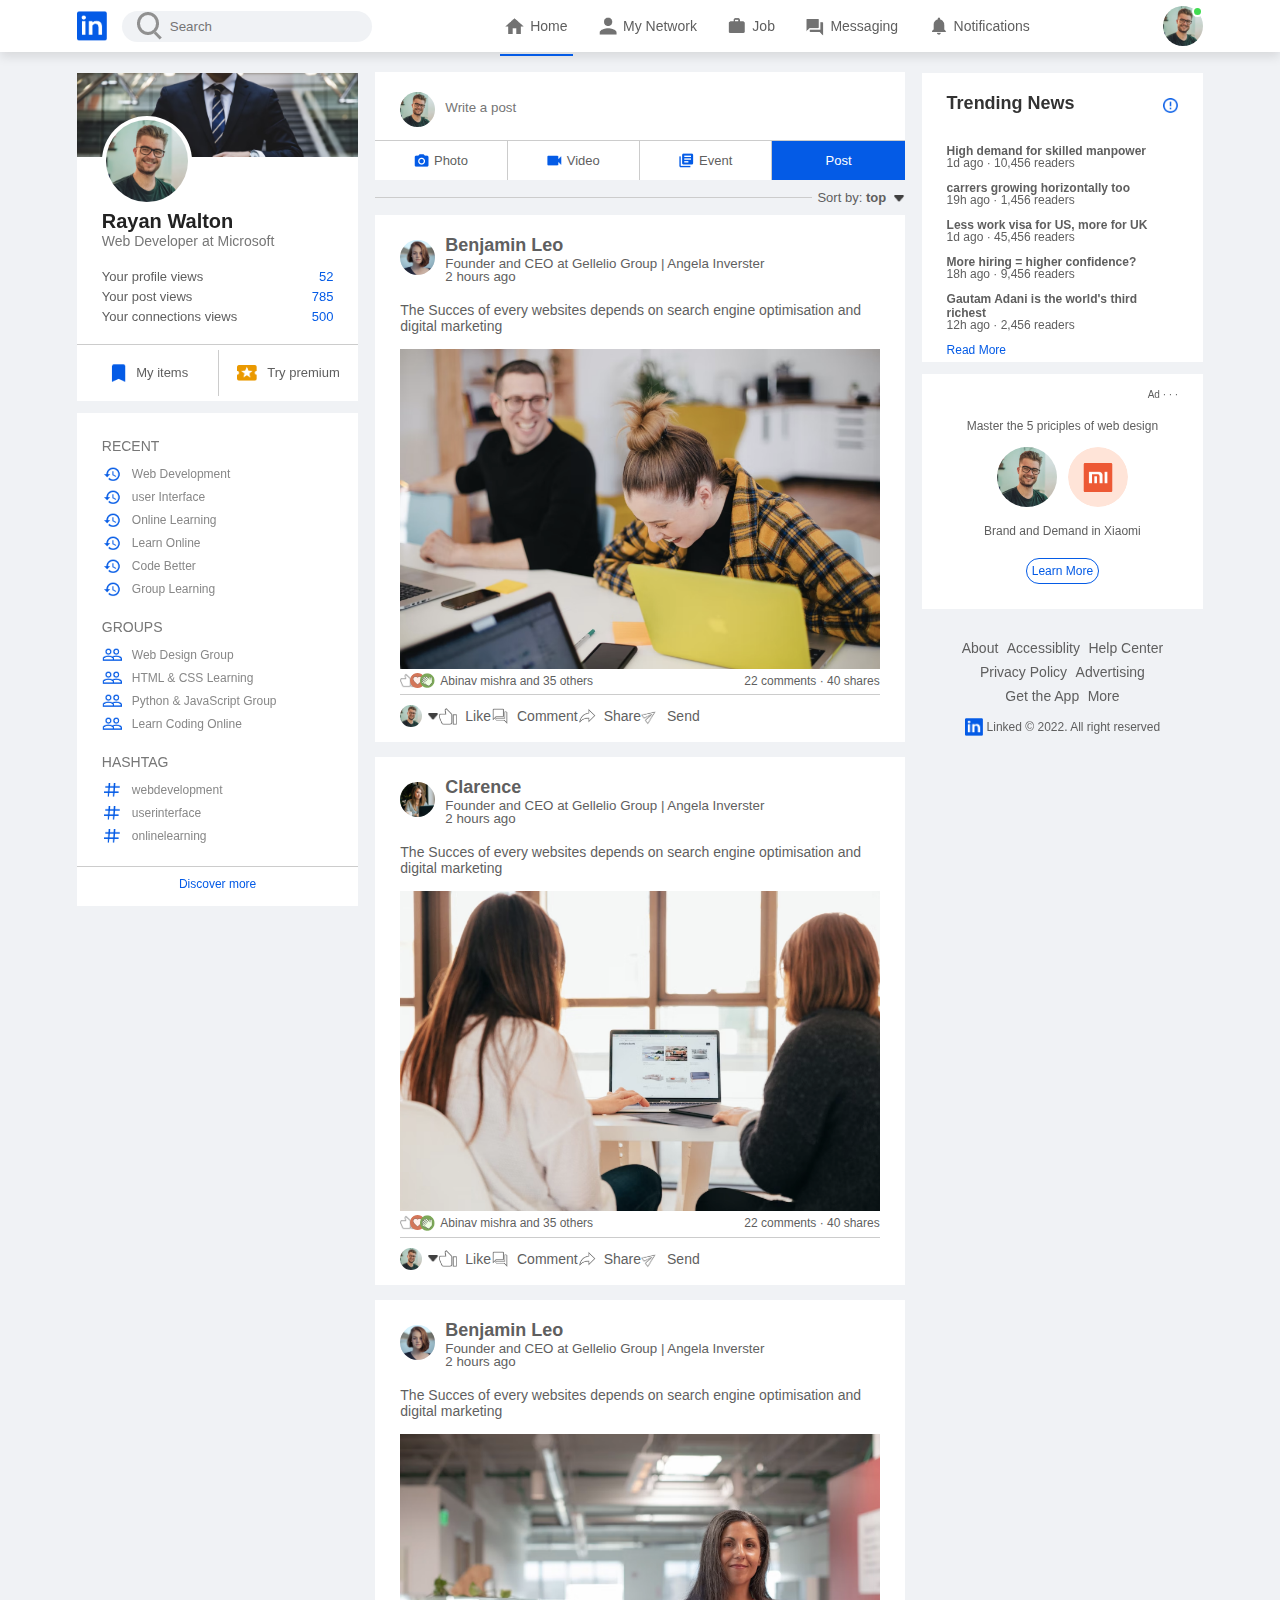
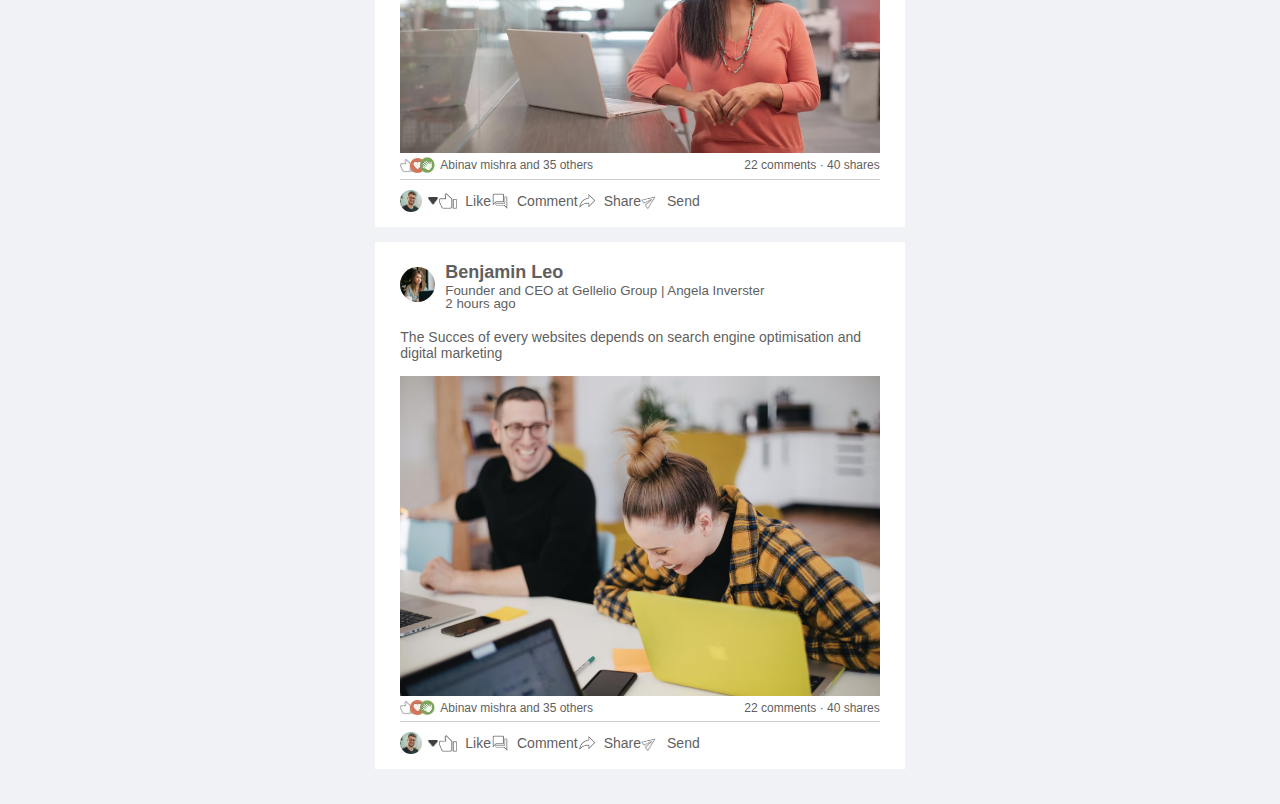
<file: LinkedIn clone/index.html>
<!DOCTYPE html>
<html lang="en">
  <head>
    <meta charset="UTF-8" />
    <meta http-equiv="X-UA-Compatible" content="IE=edge" />
    <meta name="viewport" content="width=device-width, initial-scale=1.0" />
    <title>LinkedIn Clone!</title>
    <link rel="stylesheet" href="style.css" />
  </head>
  <body>
    <nav class="navbar">
      <div class="navbar-left">
        <a href="index.html" class="logo"
          ><img src="images/logo.png" alt="logo"
        /></a>
        <div class="search-box">
          <img src="images/search.png" alt="image search" /><input
            type="text"
            placeholder="Search"
          />
        </div>
      </div>
      <div class="navbar-center">
        <ul>
          <li>
            <a href="#" class="active-link"
              ><img src="images/home.png" alt="image home" /><span
                >Home</span
              ></a
            >
          </li>
          <li>
            <a href="#"
              ><img src="images/network.png" alt="image network" /><span
                >My Network</span
              ></a
            >
          </li>
          <li>
            <a href="#"
              ><img src="images/jobs.png" alt="image jobs" /><span>Job</span></a
            >
          </li>
          <li>
            <a href="#"
              ><img src="images/message.png" alt="image message" /><span
                >Messaging</span
              ></a
            >
          </li>
          <li>
            <a href="#"
              ><img
                src="images/notification.png"
                alt="image notification"
              /><span>Notifications</span></a
            >
          </li>
        </ul>
      </div>
      <div class="navbar-right">
        <div class="online">
          <img
            src="images/user-1.png"
            alt="image user-1"
            class="nav-profile-img"
            onclick="toggleMenu()"
          />
        </div>
      </div>
      <!--------------------------------profile-drop-down--------------->
      <div class="profile-menu-wrap" id="profileMenu">
        <div class="profile-menu">
          <div class="user-info">
            <img src="images/user-1.png" />
            <div>
              <h3>Rayan Walton</h3>
              <a href="profile.html">See your profile</a>
            </div>
          </div>
          <hr />
          <a href="#" class="profile-menu-link"
            ><img src="images/feedback.png" />
            <p>Give Feedback</p>
            <span>></span>
          </a>
          <a href="#" class="profile-menu-link"
            ><img src="images/setting.png" />
            <p>Setting & privacy</p>
            <span>></span>
          </a>
          <a href="#" class="profile-menu-link"
            ><img src="images/help.png" />
            <p>Help & Support</p>
            <span>></span>
          </a>
          <a href="#" class="profile-menu-link"
            ><img src="images/display.png" />
            <p>Display & Accessiblity</p>
            <span>></span>
          </a>
          <a href="#" class="profile-menu-link"
            ><img src="images/logout.png" />
            <p>Logout</p>
            <span>></span>
          </a>
        </div>
      </div>
    </nav>

    <!------------------navbar colse---------------->

    <div class="container">
      <!------------------left-sidebar---------------->
      <div class="left-sidebar">
        <div class="sidebar-profile-box">
          <img src="images/cover-pic.png" alt="image cover pic" width="100%" />
          <div class="sidebar-profile-info">
            <img src="images/user-1.png" alt="image user 1" />
            <h1>Rayan Walton</h1>
            <h3>Web Developer at Microsoft</h3>
            <ul>
              <li>Your profile views <span>52</span></li>
              <li>Your post views <span>785</span></li>
              <li>Your connections views <span>500</span></li>
            </ul>
          </div>
          <div class="sidebar-profile-link">
            <a href="#"
              ><img src="images/items.png" alt="image items" />My items</a
            >
            <a href="#"
              ><img src="images/premium.png" alt="image premium" />Try
              premium</a
            >
          </div>
        </div>
        <div class="sidebar-activity" id="sidebarActivity">
          <h3>RECENT</h3>
          <a href="#"
            ><img src="images/recent.png" alt="image recent" />Web
            Development</a
          >
          <a href="#"
            ><img src="images/recent.png" alt="image recent" />user Interface</a
          >
          <a href="#"
            ><img src="images/recent.png" alt="image recent" />Online
            Learning</a
          >
          <a href="#"
            ><img src="images/recent.png" alt="image recent" />Learn Online</a
          >
          <a href="#"
            ><img src="images/recent.png" alt="image recent" />Code Better</a
          >
          <a href="#"
            ><img src="images/recent.png" alt="image recent" />Group Learning</a
          >
          <h3>GROUPS</h3>
          <a href="#"
            ><img src="images/group.png" alt="image group" />Web Design Group</a
          >
          <a href="#"
            ><img src="images/group.png" alt="image group" />HTML & CSS
            Learning</a
          >
          <a href="#"
            ><img src="images/group.png" alt="image group" />Python & JavaScript
            Group</a
          >
          <a href="#"
            ><img src="images/group.png" alt="image group" />Learn Coding
            Online</a
          >
          <h3>HASHTAG</h3>
          <a href="#"
            ><img src="images/hashtag.png" alt="image group" />webdevelopment</a
          >
          <a href="#"
            ><img src="images/hashtag.png" alt="image group" />userinterface</a
          >
          <a href="#"
            ><img src="images/hashtag.png" alt="image group" />onlinelearning</a
          >
          <div class="discover-more-link">
            <a href="#">Discover more</a>
          </div>
        </div>
        <p id="showMoreLink" onclick="toggleActivity()">Show more <b>+</b></p>
      </div>
      <!------------------main-sidebar---------------->
      <div class="main-content">
        <div class="create-post">
          <div class="create-post-input">
            <img src="images/user-1.png" alt="image user1" />
            <textarea rows="2" placeholder="Write a post"></textarea>
          </div>
          <div class="create-post-links">
            <li><img src="images/photo.png" alt="image photo" />Photo</li>
            <li><img src="images/video.png" alt="image photo" />Video</li>
            <li><img src="images/event.png" alt="image photo" />Event</li>
            <li>Post</li>
          </div>
        </div>
        <div class="sort-by">
          <hr />
          <p>
            Sort by:
            <span
              >top <img src="images/down-arrow.png" alt="image down"
            /></span>
          </p>
        </div>
        <div class="post">
          <div class="post-author">
            <img src="images/user-3.png" alt="image user-3" />
            <div>
              <h1>Benjamin Leo</h1>
              <small
                >Founder and CEO at Gellelio Group | Angela Inverster</small
              >
              <small>2 hours ago</small>
            </div>
          </div>
          <p>
            The Succes of every websites depends on search engine optimisation
            and digital marketing
          </p>
          <img src="images/post-image-1.png" alt="image 1" width="100%" />
          <div class="post-stats">
            <div>
              <img src="images/thumbsup.png" alt="image thumbsup" />
              <img src="images/love.png" alt="image love" />
              <img src="images/clap.png" alt="image clap" />
              <span class="liked-users">Abinav mishra and 35 others</span>
            </div>
            <div>
              <span>22 comments &middot; 40 shares</span>
            </div>
          </div>
          <div class="post-activity">
            <div>
              <img
                src="images/user-1.png"
                class="post-activity-user-icon"
                alt="image user-1"
              />
              <img
                src="images/down-arrow.png"
                class="post-activity-arrow-icon"
                alt="image down-arrow"
              />
              <div class="post-activity-link">
                <img src="images/like.png" alt="image like" />
                <span>Like</span>
                <div class="post-activity-link">
                  <img src="images/comment.png" alt="image comment" />
                  <span>Comment</span>
                </div>
                <div class="post-activity-link">
                  <img src="images/share.png" alt="image share" />
                  <span>Share</span>
                  <div class="post-activity-link">
                    <img src="images/send.png" alt="image send" />
                    <span>Send</span>
                  </div>
                </div>
              </div>
            </div>
          </div>
        </div>
        <div class="post">
          <div class="post-author">
            <img src="images/user-4.png" alt="image user-3" />
            <div>
              <h1>Clarence</h1>
              <small
                >Founder and CEO at Gellelio Group | Angela Inverster</small
              >
              <small>2 hours ago</small>
            </div>
          </div>
          <p>
            The Succes of every websites depends on search engine optimisation
            and digital marketing
          </p>
          <img src="images/post-image-2.png" alt="image 1" width="100%" />
          <div class="post-stats">
            <div>
              <img src="images/thumbsup.png" alt="image thumbsup" />
              <img src="images/love.png" alt="image love" />
              <img src="images/clap.png" alt="image clap" />
              <span class="liked-users">Abinav mishra and 35 others</span>
            </div>
            <div>
              <span>22 comments &middot; 40 shares</span>
            </div>
          </div>
          <div class="post-activity">
            <div>
              <img
                src="images/user-1.png"
                class="post-activity-user-icon"
                alt="image user-1"
              />
              <img
                src="images/down-arrow.png"
                class="post-activity-arrow-icon"
                alt="image down-arrow"
              />
              <div class="post-activity-link">
                <img src="images/like.png" alt="image like" />
                <span>Like</span>
                <div class="post-activity-link">
                  <img src="images/comment.png" alt="image comment" />
                  <span>Comment</span>
                </div>
                <div class="post-activity-link">
                  <img src="images/share.png" alt="image share" />
                  <span>Share</span>
                  <div class="post-activity-link">
                    <img src="images/send.png" alt="image send" />
                    <span>Send</span>
                  </div>
                </div>
              </div>
            </div>
          </div>
        </div>
        <div class="post">
          <div class="post-author">
            <img src="images/user-3.png" alt="image user-3" />
            <div>
              <h1>Benjamin Leo</h1>
              <small
                >Founder and CEO at Gellelio Group | Angela Inverster</small
              >
              <small>2 hours ago</small>
            </div>
          </div>
          <p>
            The Succes of every websites depends on search engine optimisation
            and digital marketing
          </p>
          <img src="images/post-image-3.png" alt="image 1" width="100%" />
          <div class="post-stats">
            <div>
              <img src="images/thumbsup.png" alt="image thumbsup" />
              <img src="images/love.png" alt="image love" />
              <img src="images/clap.png" alt="image clap" />
              <span class="liked-users">Abinav mishra and 35 others</span>
            </div>
            <div>
              <span>22 comments &middot; 40 shares</span>
            </div>
          </div>
          <div class="post-activity">
            <div>
              <img
                src="images/user-1.png"
                class="post-activity-user-icon"
                alt="image user-1"
              />
              <img
                src="images/down-arrow.png"
                class="post-activity-arrow-icon"
                alt="image down-arrow"
              />
              <div class="post-activity-link">
                <img src="images/like.png" alt="image like" />
                <span>Like</span>
                <div class="post-activity-link">
                  <img src="images/comment.png" alt="image comment" />
                  <span>Comment</span>
                </div>
                <div class="post-activity-link">
                  <img src="images/share.png" alt="image share" />
                  <span>Share</span>
                  <div class="post-activity-link">
                    <img src="images/send.png" alt="image send" />
                    <span>Send</span>
                  </div>
                </div>
              </div>
            </div>
          </div>
        </div>
        <div class="post">
          <div class="post-author">
            <img src="images/user-4.png" alt="image user-3" />
            <div>
              <h1>Benjamin Leo</h1>
              <small
                >Founder and CEO at Gellelio Group | Angela Inverster</small
              >
              <small>2 hours ago</small>
            </div>
          </div>
          <p>
            The Succes of every websites depends on search engine optimisation
            and digital marketing
          </p>
          <img src="images/post-image-1.png" alt="image 1" width="100%" />
          <div class="post-stats">
            <div>
              <img src="images/thumbsup.png" alt="image thumbsup" />
              <img src="images/love.png" alt="image love" />
              <img src="images/clap.png" alt="image clap" />
              <span class="liked-users">Abinav mishra and 35 others</span>
            </div>
            <div>
              <span>22 comments &middot; 40 shares</span>
            </div>
          </div>
          <div class="post-activity">
            <div>
              <img
                src="images/user-1.png"
                class="post-activity-user-icon"
                alt="image user-1"
              />
              <img
                src="images/down-arrow.png"
                class="post-activity-arrow-icon"
                alt="image down-arrow"
              />
              <div class="post-activity-link">
                <img src="images/like.png" alt="image like" />
                <span>Like</span>
                <div class="post-activity-link">
                  <img src="images/comment.png" alt="image comment" />
                  <span>Comment</span>
                </div>
                <div class="post-activity-link">
                  <img src="images/share.png" alt="image share" />
                  <span>Share</span>
                  <div class="post-activity-link">
                    <img src="images/send.png" alt="image send" />
                    <span>Send</span>
                  </div>
                </div>
              </div>
            </div>
          </div>
        </div>
      </div>
      <!------------------right-sidebar---------------->
      <div class="right-sidebar">
        <div class="sidebar-news">
          <img src="images/more.png" alt="image more" class="info-icon" />
          <h3>Trending News</h3>
          <a href="#">High demand for skilled manpower</a>
          <span>1d ago &middot; 10,456 readers</span>

          <a href="#">carrers growing horizontally too</a>
          <span>19h ago &middot; 1,456 readers</span>

          <a href="#">Less work visa for US, more for UK</a>
          <span>1d ago &middot; 45,456 readers</span>

          <a href="#">More hiring = higher confidence?</a>
          <span>18h ago &middot; 9,456 readers</span>

          <a href="#">Gautam Adani is the world's third richest</a>
          <span>12h ago &middot; 2,456 readers</span>

          <a href="#" class="read-more-link">Read More</a>
        </div>

        <div class="sidebar-ad">
          <small>Ad &middot; &middot; &middot;</small>
          <p>Master the 5 priciples of web design</p>
          <div>
            <img src="images/user-1.png" alt="image user-1" />
            <img src="images/mi-logo.png" alt="image mi logo" />
          </div>
          <b>Brand and Demand in Xiaomi</b>
          <a href="#" class="ad-link">Learn More</a>
        </div>

        <div class="slidebar-useful-links">
          <a href="#">About</a>
          <a href="#">Accessiblity</a>
          <a href="#">Help Center</a>
          <a href="#">Privacy Policy</a>
          <a href="#">Advertising</a>
          <a href="#">Get the App</a>
          <a href="#">More</a>

          <div class="copyright-msg">
            <img src="images/logo.png" alt="image logo" />
            <p>Linked &#169; 2022. All right reserved</p>
          </div>
        </div>
      </div>
    </div>

    <script>
      let profileMenu = document.getElementById("profileMenu");
      function toggleMenu() {
        profileMenu.classList.toggle("open-menu");
      }
    </script>

    <script>
      let sideActivity = document.getElementById("sidebarActivity");
      let moreLink = document.getElementById("showMoreLink");

      function toggleactivity() {
        sideActivity.classList.toggle("open-activity");

        if (sidebarActivity.classList.conatains("open-activity")) {
          moreLink.innerHTML = "Show less <b>-</b>";
        } else {
          moreLink.innerHTML = "Show more <b>+</b>";
        }
      }
    </script>
  </body>
</html>
</file>
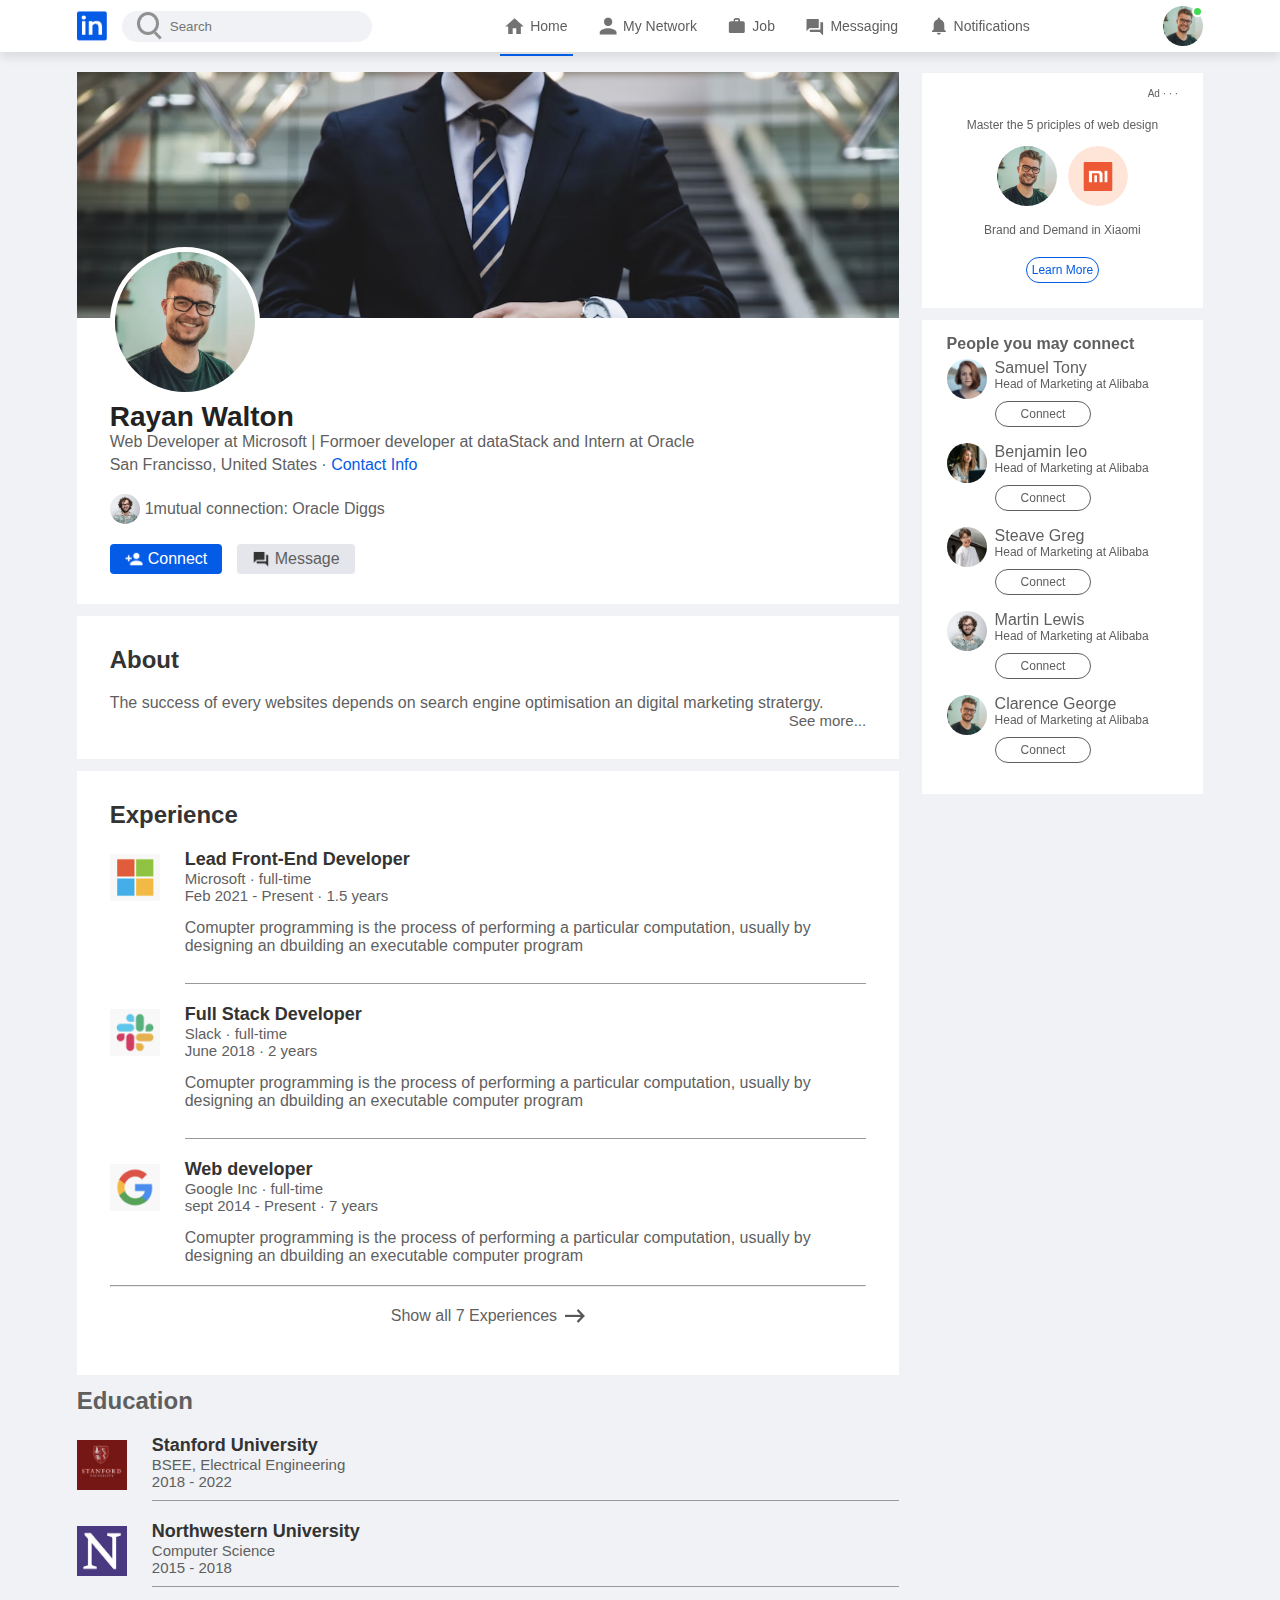
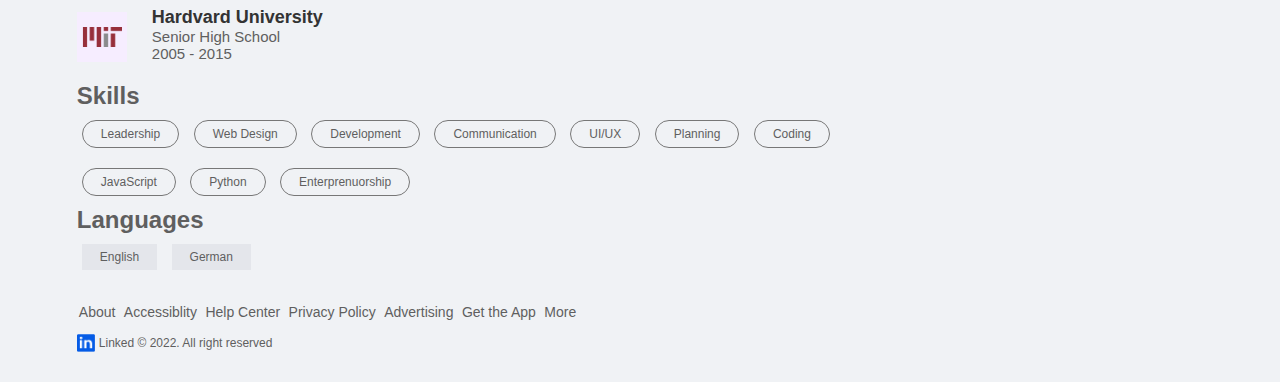
<file: LinkedIn clone/profile.html>
<!DOCTYPE html>
<html lang="en">
  <head>
    <meta charset="UTF-8" />
    <meta http-equiv="X-UA-Compatible" content="IE=edge" />
    <meta name="viewport" content="width=device-width, initial-scale=1.0" />
    <title>LinkedIn Clone!</title>
    <link rel="stylesheet" href="style.css" />
  </head>
  <body>
    <nav class="navbar">
      <div class="navbar-left">
        <a href="index.html" class="logo"
          ><img src="images/logo.png" alt="logo"
        /></a>
        <div class="search-box">
          <img src="images/search.png" alt="image search" /><input
            type="text"
            placeholder="Search"
          />
        </div>
      </div>
      <div class="navbar-center">
        <ul>
          <li>
            <a href="#" class="active-link"
              ><img src="images/home.png" alt="image home" /><span
                >Home</span
              ></a
            >
          </li>
          <li>
            <a href="#"
              ><img src="images/network.png" alt="image network" /><span
                >My Network</span
              ></a
            >
          </li>
          <li>
            <a href="#"
              ><img src="images/jobs.png" alt="image jobs" /><span>Job</span></a
            >
          </li>
          <li>
            <a href="#"
              ><img src="images/message.png" alt="image message" /><span
                >Messaging</span
              ></a
            >
          </li>
          <li>
            <a href="#"
              ><img
                src="images/notification.png"
                alt="image notification"
              /><span>Notifications</span></a
            >
          </li>
        </ul>
      </div>
      <div class="navbar-right">
        <div class="online">
          <img
            src="images/user-1.png"
            alt="image user-1"
            class="nav-profile-img"
            onclick="toggleMenu()"
          />
        </div>
      </div>
      <!--------------------------------profile-drop-down--------------->
      <div class="profile-menu-wrap" id="profileMenu">
        <div class="profile-menu">
          <div class="user-info">
            <img src="images/user-1.png" />
            <div>
              <h3>Rayan Walton</h3>
              <a href="profile.html">See your profile</a>
            </div>
          </div>
          <hr />
          <a href="#" class="profile-menu-link"
            ><img src="images/feedback.png" />
            <p>Give Feedback</p>
            <span>></span>
          </a>
          <a href="#" class="profile-menu-link"
            ><img src="images/setting.png" />
            <p>Setting & privacy</p>
            <span>></span>
          </a>
          <a href="#" class="profile-menu-link"
            ><img src="images/help.png" />
            <p>Help & Support</p>
            <span>></span>
          </a>
          <a href="#" class="profile-menu-link"
            ><img src="images/display.png" />
            <p>Display & Accessiblity</p>
            <span>></span>
          </a>
          <a href="#" class="profile-menu-link"
            ><img src="images/logout.png" />
            <p>Logout</p>
            <span>></span>
          </a>
        </div>
      </div>
    </nav>

    <!------------------navbar colse---------------->
    <div class="container">
      <div class="profile-main">
        <div class="profile-container">
          <img src="images/cover-pic.png" width="100%" />
          <div class="profile-container-inner">
            <img src="images/user-1.png" class="profile-pic" />
            <h1>Rayan Walton</h1>
            <b
              >Web Developer at Microsoft | Formoer developer at dataStack and
              Intern at Oracle</b
            >
            <p>
              San Francisso, United States &middot; <a href="#">Contact Info</a>
            </p>
            <div class="muatual-connection">
              <img src="images/user-2.png" />
              <span>1mutual connection: Oracle Diggs</span>
            </div>
            <div class="profile-btn">
              <a href="#" class="primary-btn"
                ><img src="images/connect.png" />Connect</a
              >
              <a href="#"><img src="images/chat.png" />Message</a>
            </div>
          </div>
        </div>
        <div class="profile-discription">
          <h2>About</h2>
          <p>
            The success of every websites depends on search engine optimisation
            an digital marketing stratergy.
          </p>
          <a href="#" class="see-more-link">See more...</a>
        </div>

        <div class="profile-discription">
          <h2>Experience</h2>
          <div class="profile-desc-row">
            <img src="images/microsoft.png" />
            <div>
              <h3>Lead Front-End Developer</h3>
              <b>Microsoft &middot; full-time</b>
              <b>Feb 2021 - Present &middot; 1.5 years</b>
              <p>
                Comupter programming is the process of performing a particular
                computation, usually by designing an dbuilding an executable
                computer program
              </p>
              <br />
              <hr />
            </div>
          </div>
          <div class="profile-desc-row">
            <img src="images/slack.png" />
            <div>
              <h3>Full Stack Developer</h3>
              <b>Slack &middot; full-time</b>
              <b>June 2018 &middot; 2 years</b>
              <p>
                Comupter programming is the process of performing a particular
                computation, usually by designing an dbuilding an executable
                computer program
              </p>
              <br />
              <hr />
            </div>
          </div>
          <div class="profile-desc-row">
            <img src="images/google.png" />
            <div>
              <h3>Web developer</h3>
              <b>Google Inc &middot; full-time</b>
              <b>sept 2014 - Present &middot; 7 years</b>
              <p>
                Comupter programming is the process of performing a particular
                computation, usually by designing an dbuilding an executable
                computer program
              </p>
            </div>
          </div>
          <hr />
          <a href="#" class="experience-link"
            >Show all 7 Experiences <img src="images/right-arrow.png"
          /></a>
        </div>

        <div class="profile-description">
          <h2>Education</h2>
          <div class="profile-desc-row">
            <img src="images/stanford.png" />
            <div>
              <h3>Stanford University</h3>
              <b>BSEE, Electrical Engineering</b>
              <b>2018 - 2022</b>
              <hr />
            </div>
          </div>
          <div class="profile-desc-row">
            <img src="images/north.png" />
            <div>
              <h3>Northwestern University</h3>
              <b>Computer Science</b>
              <b>2015 - 2018</b>
              <hr />
            </div>
          </div>
          <div class="profile-desc-row">
            <img src="images/mit.png" />
            <div>
              <h3>Hardvard University</h3>
              <b>Senior High School</b>
              <b>2005 - 2015</b>
            </div>
          </div>
        </div>
        <div class="profile-description">
          <h2>Skills</h2>
          <a href="#" class="skills-btn">Leadership</a>
          <a href="#" class="skills-btn">Web Design</a>
          <a href="#" class="skills-btn">Development</a>
          <a href="#" class="skills-btn">Communication</a>
          <a href="#" class="skills-btn">UI/UX</a>
          <a href="#" class="skills-btn">Planning</a>
          <a href="#" class="skills-btn">Coding</a>
          <a href="#" class="skills-btn">JavaScript</a>
          <a href="#" class="skills-btn">Python</a>
          <a href="#" class="skills-btn">Enterprenuorship</a>
        </div>
        <div class="profile-description">
          <h2>Languages</h2>
          <a href="#" class="language-btn">English</a>
          <a href="#" class="language-btn">German</a>
        </div>
      </div>

      <!------------------profile-sidebar---------------->
      <div class="profile-sidebar">
        <div class="sidebar-ad">
          <small>Ad &middot; &middot; &middot;</small>
          <p>Master the 5 priciples of web design</p>
          <div>
            <img src="images/user-1.png" alt="image user-1" />
            <img src="images/mi-logo.png" alt="image mi logo" />
          </div>
          <b>Brand and Demand in Xiaomi</b>
          <a href="#" class="ad-link">Learn More</a>
        </div>

        <div class="sidebar-people">
          <h3>People you may connect</h3>
          <div class="sidebar-people-row">
            <img src="images/user-3.png" />
            <div>
              <h2>Samuel Tony</h2>
              <p>Head of Marketing at Alibaba</p>
              <a href="#">Connect</a>
            </div>
          </div>
          <div class="sidebar-people-row">
            <img src="images/user-4.png" />
            <div>
              <h2>Benjamin leo</h2>
              <p>Head of Marketing at Alibaba</p>
              <a href="#">Connect</a>
            </div>
          </div>
          <div class="sidebar-people-row">
            <img src="images/user-5.png" />
            <div>
              <h2>Steave Greg</h2>
              <p>Head of Marketing at Alibaba</p>
              <a href="#">Connect</a>
            </div>
          </div>
          <div class="sidebar-people-row">
            <img src="images/user-2.png" />
            <div>
              <h2>Martin Lewis</h2>
              <p>Head of Marketing at Alibaba</p>
              <a href="#">Connect</a>
            </div>
          </div>
          <div class="sidebar-people-row">
            <img src="images/user-1.png" />
            <div>
              <h2>Clarence George</h2>
              <p>Head of Marketing at Alibaba</p>
              <a href="#">Connect</a>
            </div>
          </div>
        </div>
      </div>
    </div>

    <div class="profile-footer">
      <div class="slidebar-useful-links">
        <a href="#">About</a>
        <a href="#">Accessiblity</a>
        <a href="#">Help Center</a>
        <a href="#">Privacy Policy</a>
        <a href="#">Advertising</a>
        <a href="#">Get the App</a>
        <a href="#">More</a>

        <div class="copyright-msg">
          <img src="images/logo.png" alt="image logo" />
          <p>Linked &#169; 2022. All right reserved</p>
        </div>
      </div>
    </div>

    <script>
      let profileMenu = document.getElementById("profileMenu");
      function toggleMenu() {
        profileMenu.classList.toggle("open-menu");
      }
    </script>
  </body>
</html>
</file>
<file: LinkedIn clone/style.css>
*{
    margin: 0;
    padding: 0;
    font-family: 'Poppins', sans-serif;
    box-sizing: border-box;
}
body{
    background: #f0f2f5;
    color: #5f5f5f;
}
a{
    text-decoration: none;
    color: #5f5f5f;
}
.navbar{
    display: flex;
    align-items: center;
    justify-content: space-between;
    background: #ffff;
    padding: 6px 6%;
    position: sticky;
    top: 0;
    z-index: 100;
    box-shadow: 0 5px 10px rgba(0, 0, 0, 0.1);
}
.logo img{
    width: 30px;
    margin-right: 15px;
    display: block;
}
.navbar-center ul li{
    display: inline-block;
    list-style: none;
}
.navbar-center ul li a{
    display: flex;
    align-items: center;
    font-size: 14px;
    margin: 5px 8px;
    padding-right: 5px;
    position: relative;
}
.navbar-center ul li a img{
    width: 30px;
}

.navbar-center ul li a::after{
    content: '';
    width: 0;
    height: 2px;
    background: #045be6;
    position: absolute;
    bottom: -15px;
    transition: width 0.3s;
}

.navbar-center ul li a:hover::after,
.navbar-center ul li a.active-link::after
{
    width: 100%;
}

.nav-profile-img{
    width: 40px;
    border-radius: 50%;
    display: block;
    cursor: pointer;
    position: relative;
}
.online{
    position: relative;
}
.online::after{
    content: '';
    width: 7px;
    height: 7px;
    border: 2px solid #ffff;
    border-radius: 50%;
    right: 0px;
    top: 0px;
    background: #41db51;
    position: absolute;
}

.search-box{
   background: #f0f2f5;
   width: 250px;
   border-radius: 20px;
   display: flex;
   align-items: center;
   padding: 0 15px; 
}

.navbar-left{
    display: flex;
    align-items: center;
}

.search-box input{
    width: 100%;
    background: transparent;
    padding: 8px;
    outline: none;
    border: 0;
}

/* ------------------navbar end---------------- */

.container{
    padding: 20px 6%;
    display: flex;
    flex-wrap: wrap;
    justify-content: space-between;
}
/* ------------------left-sidebar----------------*/
.left-sidebar{
    flex-basis: 25%;
    align-self: flex-start;
    position: sticky;
    top: 73px;
}
.sidebar-profile-box{
    background: #fff;
}
.sidebar-profile-info{
    padding: 0 25px;
}

.sidebar-profile-info img{
    width: 90px;
    border-radius: 50%;
    background: #fff;
    padding: 4px;
    margin-top: -45px;
}
.sidebar-profile-info h1{
    font-size: 20px;
    font-weight: 600;
    color: #222;
}

.sidebar-profile-info h3{
    font-size: 14px;
    font-weight: 500;
    color: #777;
}
.sidebar-profile-info ul{
    list-style: none;
    margin: 20px 0;
}
.sidebar-profile-info ul li{
    width: 100%;
    margin: 5px 0;
    font-size: 13px;
}
.sidebar-profile-info ul li span{
    float: right;
    color: #045be6;
}
.sidebar-profile-link{
    display: flex;
    align-items: center;
    border-top: 1px solid #ccc;
}
.sidebar-profile-link a{
    flex-basis: 50%;
    display: flex;
    align-items: center;
    justify-content: center;
    padding: 15px 0;
    font-size: 13px;
    border-left: 1px solid #ccc;
}
.sidebar-profile-link a:first-child{
    border-left: 0;
}
.sidebar-profile-link a img{
    width: 20px;
    margin-right: 10px;
}
.sidebar-activity{
    background: #fff;
    padding: 5px 25px;
    margin: 12px 0;
}
.sidebar-activity h3{
    color: #777;
    font-size: 14px;
    font-weight: 500;
    margin: 20px 0 10px;
}
.sidebar-activity a{
    display: flex;
    align-items: center;
    font-size: 12px;
    font-weight: 500;
    color: #888;
    margin: 3px 0;
}
.sidebar-activity a img{
    width: 20px;
    margin-right: 10px;
}
.discover-more-link{
    border-top: 1px solid #ccc;
    text-align: center;
    margin-top: 20px;
    margin-left: -25px;
    margin-right: -25px;
}.discover-more-link a{
    color: #045be6;
    display: inline-block;
    margin: 10px 0;
}




/* ------------------right-sidebar----------------*/
.right-sidebar{
    flex-basis: 25%;
    align-self: flex-start;
    position: sticky;
    top: 73px;
}
.sidebar-news{
    background: #fff;
    padding: 10px 25px;
}

.sidebar-news h3{
    font-size: 18px;
    font-weight: 600;
    color: #333;
    margin: 10px 0 30px;
}

.sidebar-news a{
    display: block;
    font-size: 12px;
    font-weight: 600;
    margin-top: 10px;
    margin-bottom: -5px;
}
.sidebar-news span{
    font-size: 12px;
}
.sidebar-news .read-more-link{
    color: #045be6;
    font-weight: 500;
    margin: 20px 0 10 px;
}

.sidebar-ad{
    background: #fff;
    padding: 15px 25px;
    text-align: center;
    margin: 12px 0;
    font-size: 12px;
}

.sidebar-ad img{
    width: 60px;
    border-radius: 50%;
    margin: 4px;
}

.sidebar-ad small{
    float: right;
    font-weight: 500;
}
.sidebar-ad p{
    margin-top: 30px;
    margin-bottom: 10px;
}
.sidebar-ad b{
    display: block;
    font-weight: 500;
    margin-top: 10px;
}

.ad-link {
    display: inline-block;
    border: 1px solid #045be6;
    border-radius: 30px;
    padding: 5px;
    color: #045be6;
    font-weight: 500;
    margin: 20px auto 10px;
}

.info-icon{
    width: 15px;
    float: right;
    margin-top: 15px;
}

.slidebar-useful-links{
     padding: 15px 25px;
     text-align: center;
}

.slidebar-useful-links a{
    display: inline-block;
    font-size: 14px;
    margin: 4px 2px;
}

.copyright-msg{
    display: flex;
    align-items: center;
    justify-content: center;
    font-size: 12px;
    margin-top: 10px;
    font-weight: 500;
}

.copyright-msg img{
    width: 18px;
    margin-right: 4px;
}













/* ------------------main-sidebar----------------*/

.main-content{
    flex-basis: 47%;
}

.create-post{
    background: #fff;
}

.create-post-input{
    padding: 20px 25px 10px;
    display: flex;
    align-items: flex-start;
}

.create-post-input img{
    width: 35px;
    border-radius: 50%;
    margin-right: 10px;
}

.create-post-input textarea{
    width: 100%;
    border: 0;
    outline: 0;
    resize: none;
    background: transparent;
    margin-top: 8px;
}
::placeholder{
    font-weight: 500;
}
.create-post-links{
    display: flex;
    align-items: flex-start;
}
.create-post-links li{
    list-style: none;
    border-top: 1px solid#ccc;
    border-right: 1px solid#ccc;
    flex-basis: 25%;
    height: 40px;
    font-size: 13px;
    display: flex;
    align-items: center;
    justify-content: center;
    cursor: pointer;
}
.create-post-links li img{
    width: 15px;
    margin-right: 5px;
}
.create-post-links li:last-child{
    background: #045be6;
    color: #fff;
    border-right: 0;
}
.sort-by{
    display: flex;
    align-items: center;
    margin: 10px 0;
}
.sort-by hr{
    flex: 1;
    border: 0;
    height: 1px;
    background: #ccc;
}
.sort-by p{
    font-size: 13px;
    padding-left: 5px;

}
.sort-by span{
    font-weight: 600;
    cursor: pointer;
}
.sort-by p span img{
    width: 12px;
    margin-left: 3px;
}
.post{
    background: #fff;
    padding: 20px 25px 5px;
    margin: 5px 0 15px;
}
.post-author{
    display: flex;
    align-items: flex-start;
    margin-bottom: 20px;
}
.post-author img{
    width: 35px;
    border-radius: 50%;
    margin-right: 10px;
    margin-top: 5px;
}
.post-author h1{
    font-size: 18px;
    font-weight: 600;
    counter-reset: #333;
}

.post-author small{
    display: block;
    margin-bottom: -2px;
}
.post p{
    font-size: 14px;
    margin-bottom: 15px;
}
.post-stats{
    display: flex;
    flex-wrap: wrap;
    align-items: center;
    justify-content: space-between;
    font-size: 12px;
    border-bottom: 1px solid #ccc;
    padding-bottom: 6px;
}
.post-stats div{
    display: flex;
    align-items: center;

}
.post-stats img{
    width: 15px;
    margin-right: -5px;
}
.liked-users{
    margin-left: 10px;
}
.post-activity{
    display: flex;
    align-items: center;
    justify-content: space-between;
    padding: 10px 0;
    font-size: 14px;
    font-weight: 500;
}
.post-activity div{
    display: flex;
    align-items: center;
}
.post-activity-user-icon{
    width: 22px;
    border-radius: 50%;
}
.post-activity-arrow-icon{
    width: 12px;
    margin-left: 5px;
}
.post-activity-link img{
    width: 18px;
    margin-right: 8px;
}

/* ------------------profile drop down----------------*/
.profile-menu-wrap{
    position: absolute;
    top: 100%;
    right: 5%;
    width: 320px;
    max-height: 0;
    overflow: hidden;
    transition: max-height 0.5s;
}
.profile-menu-wrap.open-menu{
    max-height: 400px;
}
.profile-menu{
    background: #222;
    color: #fff;
    padding: 20px;
    margin: 10px;
}
.user-info{
    display: flex;
    align-items: center;
}

.user-info img{
    width: 50px;
    border-radius: 50%;
    margin-right: 15px;
}
.user-info h3{
    font-weight: 500;
    margin-bottom: -7px;
}

.user-info a{
    color: #c9dbf8;
    font-size: 13px;
}
.profile-menu hr{
    border: 0;
    height: 1px;
    width: 100%;
    background: #fff;
    margin: 15px 0 10px;
}
.profile-menu-link{
    display: flex;
    align-items: center;
    color: #fff;
    margin: 12px 0;
    font-size: 14px;
}
.profile-menu-link p{
    width: 100%;
}

.profile-menu-link img{
    width: 35px;
    border-radius: 50%;
    margin-right: 15px;
}

/* ------------------profile page----------------*/

.profile-main{
    flex-basis: 73%;
}
.profile-sidebar{
    flex-basis: 25%;
    align-self: flex-start;
    position: sticky;
    top: 73px;
}

.profile-container{
    background: #fff;
}
.profile-container-inner{
    padding: 0 4% 10px;
}
.profile-pic{
    width: 150px;
    border-radius: 50%;
    margin-top: -75px;
    padding: 5px;
    background: #fff;
}
.profile-container h1{
    font-size: 28px;
    font-weight: 600;
    color: #222;
}
.profile-container b{
    font-weight: 500;
}
.profile-container p{
    margin-top: 5px;
}
.profile-container p a{
    color: #045be6;
    font-weight: 500;
}
.muatual-connection {
    display: flex;
    align-items: center;
    margin: 20px 0;
}
.muatual-connection img{
    width: 30px;
    border-radius: 50%;
    margin-right: 5px;
}
.profile-btn{
    margin: 20px 0;
}

.profile-btn a{
    display: inline-flex;
    align-items: center;
    background: #e4e6eb;
    padding: 6px 15px;
    border-radius: 4px;
    margin-right: 10px;
}
.profile-btn a img{
    width: 18px;
    margin-right: 5px;
}
.profile-btn .primary-btn{
    background: #045be6;
    color: #fff;
}
.profile-discription{
    background: #fff;
    padding: 20px 4% 30px;
    margin: 12px 0;
}

.profile-discription h2{
    color: #333;
    margin: 10px 0 20px;
    font-weight: 600;
}
.see-more-link{
    display: block;
    text-align: right;
    font-size: 15px;
}
.profile-desc-row{
    display: flex;
    align-items: flex-start;
    margin: 20px 0;
}
.profile-desc-row img{
    width: 50px;
    margin-right: 25px;
    margin-top: 5px;
}
.profile-desc-row div{
    width: 100%;
}
.profile-desc-row h3{
    font-size: 18px;
    font-weight: 600;
    color: #333;
}
.profile-desc-row b{
    display: block;
    font-weight: 500;
    font-size: 15px;
}
.profile-desc-row p{
    margin-top: 15px;
}

.profile-desc-row hr{
    border: 0;
    border-bottom: 1px solid #999;
    margin-top: 10px;
}
.experience-link{
    display: flex;
    align-items: center;
    justify-content: center;
    padding: 20px;
    font-weight: 500;
}
.experience-link img{
    width: 20px;
    margin-left: 8px;
}    
.skills-btn{
    display: inline-block;
    margin: 10px 5px;
    padding: 6px 18px;
    border: 1px solid #777;
    border-radius: 30px;
    font-size: 12px;
    font-weight: 500;
}   

.language-btn{
    display: inline-block;
    margin: 10px 5px;
    padding: 6px 18px;
    background: #e4e6eb;
    font-size: 12px;
    font-weight: 500;
}
/* ------------------profile-right-bar----------------*/
.profile-sidebar .sidebar-ad{
      margin: 0;
}

.sidebar-people{
    background: #fff;
    padding: 15px 25px;
    margin: 12px 0;
    font-size: 12px;
}

.sidebar-people h3{
    font-size: 16px;
    font-weight: 600;
    margin: 10 0 20px;
}

.sidebar-people-row{
    display: flex;
    align-items: flex-start;
    margin: 6px 0;
}
.sidebar-people-row img{
    width: 40px;
    border-radius: 50%;
    margin-right: 8px;
}

.sidebar-people-row h2{
    font-weight: 500;
    font-size: 16px;
}
.sidebar-people-row a{
    display: inline-block;
    margin: 10px 0;
    padding: 5px 25px;
    border: 1px solid #5f5f5f;
    border-radius: 30px;
    font-weight: 500;
}
.profile-footer{
    padding: 0 6% 30px;
}

.profile-footer .slidebar-useful-links{
    text-align: left;
    padding: 0;
}
.profile-footer .copyright-msg{
    justify-content: flex-start;
}

#showMoreLink{
    display: none;
}

/* ------------------media query small screen----------------*/

@media only screen and (max-width: 600px){
    .search-box{
        background: transparent;
        width: auto;
        padding: 0;
    }
    .search-box input{
        width: 0;
        padding: 0;
    }
    .navbar-center ul li a span{
        display: hidden;
    }
    .navbar-center ul li a{
        padding-right: 0;
        margin: 5px;
    }
    .nav-profile-img{
        width: 30px;
    }
    .container{
        padding: 15px 3%;
    }
    .left-sidebar, .right-sidebar{
        flex-basis: 100%;
        position: relative;
        top: unset;
    }
    .main-content{
        flex-basis: 100%;
    }
    .post-stats{
        margin: 2px 0;
    }
    .post-activity-link span{
        display: none;
    }
    .post-activity-link img{
        margin-right: 0;
    }
    .profile-main, .profile-sidebar{
        flex-basis: 100%;
    }
    .profile-container{
        font-size: 14px;
    }
    .profile-pic{
        width: 100px;
        margin-top: -50px;
    }
    .profile-discription{
        font-size: 14px;
    }
    #showMoreLink{
        display: block;
        width: fit-content;
        margin: 10px auto;
        font-size: 14px;
        cursor: pointer;
    }
    .sidebar-activity{
        display: none;
    }
    .sidebar-activity.open-activity{
        display: block;
    }
}
</file>
